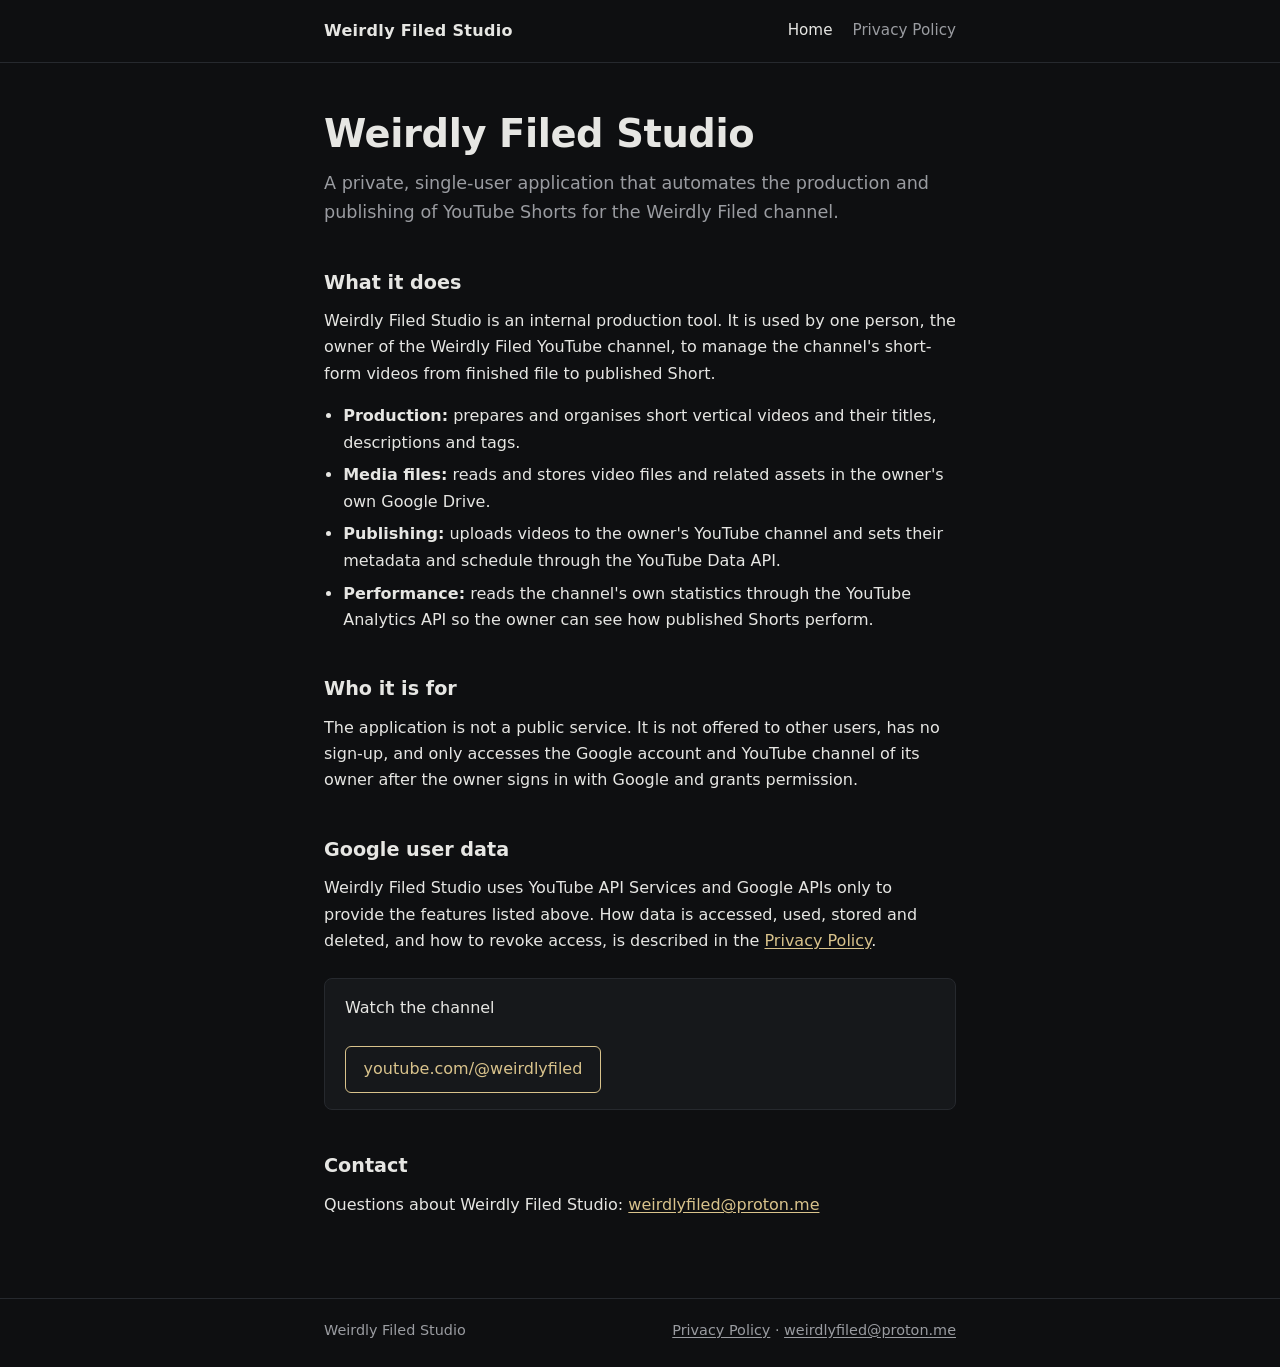
<file: index.html>
<!DOCTYPE html>
<html lang="en">
<head>
  <meta charset="utf-8">
  <meta name="viewport" content="width=device-width, initial-scale=1">
  <title>Weirdly Filed Studio</title>
  <meta name="description" content="Weirdly Filed Studio is a private, single-user application that automates the production and publishing of YouTube Shorts for the Weirdly Filed channel.">
  <link rel="stylesheet" href="style.css">
</head>
<body>
  <header>
    <div class="wrap">
      <a class="brand" href="./">Weirdly Filed Studio</a>
      <nav aria-label="Main">
        <a href="./" aria-current="page">Home</a>
        <a href="privacy.html">Privacy Policy</a>
      </nav>
    </div>
  </header>

  <main>
    <div class="wrap">
      <h1>Weirdly Filed Studio</h1>
      <p class="lead">A private, single-user application that automates the production and publishing of YouTube Shorts for the Weirdly Filed channel.</p>

      <h2>What it does</h2>
      <p>Weirdly Filed Studio is an internal production tool. It is used by one person, the owner of the Weirdly Filed YouTube channel, to manage the channel's short-form videos from finished file to published Short.</p>
      <ul>
        <li><strong>Production:</strong> prepares and organises short vertical videos and their titles, descriptions and tags.</li>
        <li><strong>Media files:</strong> reads and stores video files and related assets in the owner's own Google Drive.</li>
        <li><strong>Publishing:</strong> uploads videos to the owner's YouTube channel and sets their metadata and schedule through the YouTube Data API.</li>
        <li><strong>Performance:</strong> reads the channel's own statistics through the YouTube Analytics API so the owner can see how published Shorts perform.</li>
      </ul>

      <h2>Who it is for</h2>
      <p>The application is not a public service. It is not offered to other users, has no sign-up, and only accesses the Google account and YouTube channel of its owner after the owner signs in with Google and grants permission.</p>

      <h2>Google user data</h2>
      <p>Weirdly Filed Studio uses YouTube API Services and Google APIs only to provide the features listed above. How data is accessed, used, stored and deleted, and how to revoke access, is described in the <a href="privacy.html">Privacy Policy</a>.</p>

      <div class="card">
        <p>Watch the channel</p>
        <a class="button" href="https://www.youtube.com/@weirdlyfiled" rel="noopener">youtube.com/@weirdlyfiled</a>
      </div>

      <h2>Contact</h2>
      <p>Questions about Weirdly Filed Studio: <a href="mailto:weirdlyfiled@proton.me">weirdlyfiled@proton.me</a></p>
    </div>
  </main>

  <footer>
    <div class="wrap">
      <span>Weirdly Filed Studio</span>
      <span><a href="privacy.html">Privacy Policy</a> · <a href="mailto:weirdlyfiled@proton.me">weirdlyfiled@proton.me</a></span>
    </div>
  </footer>
</body>
</html>
</file>
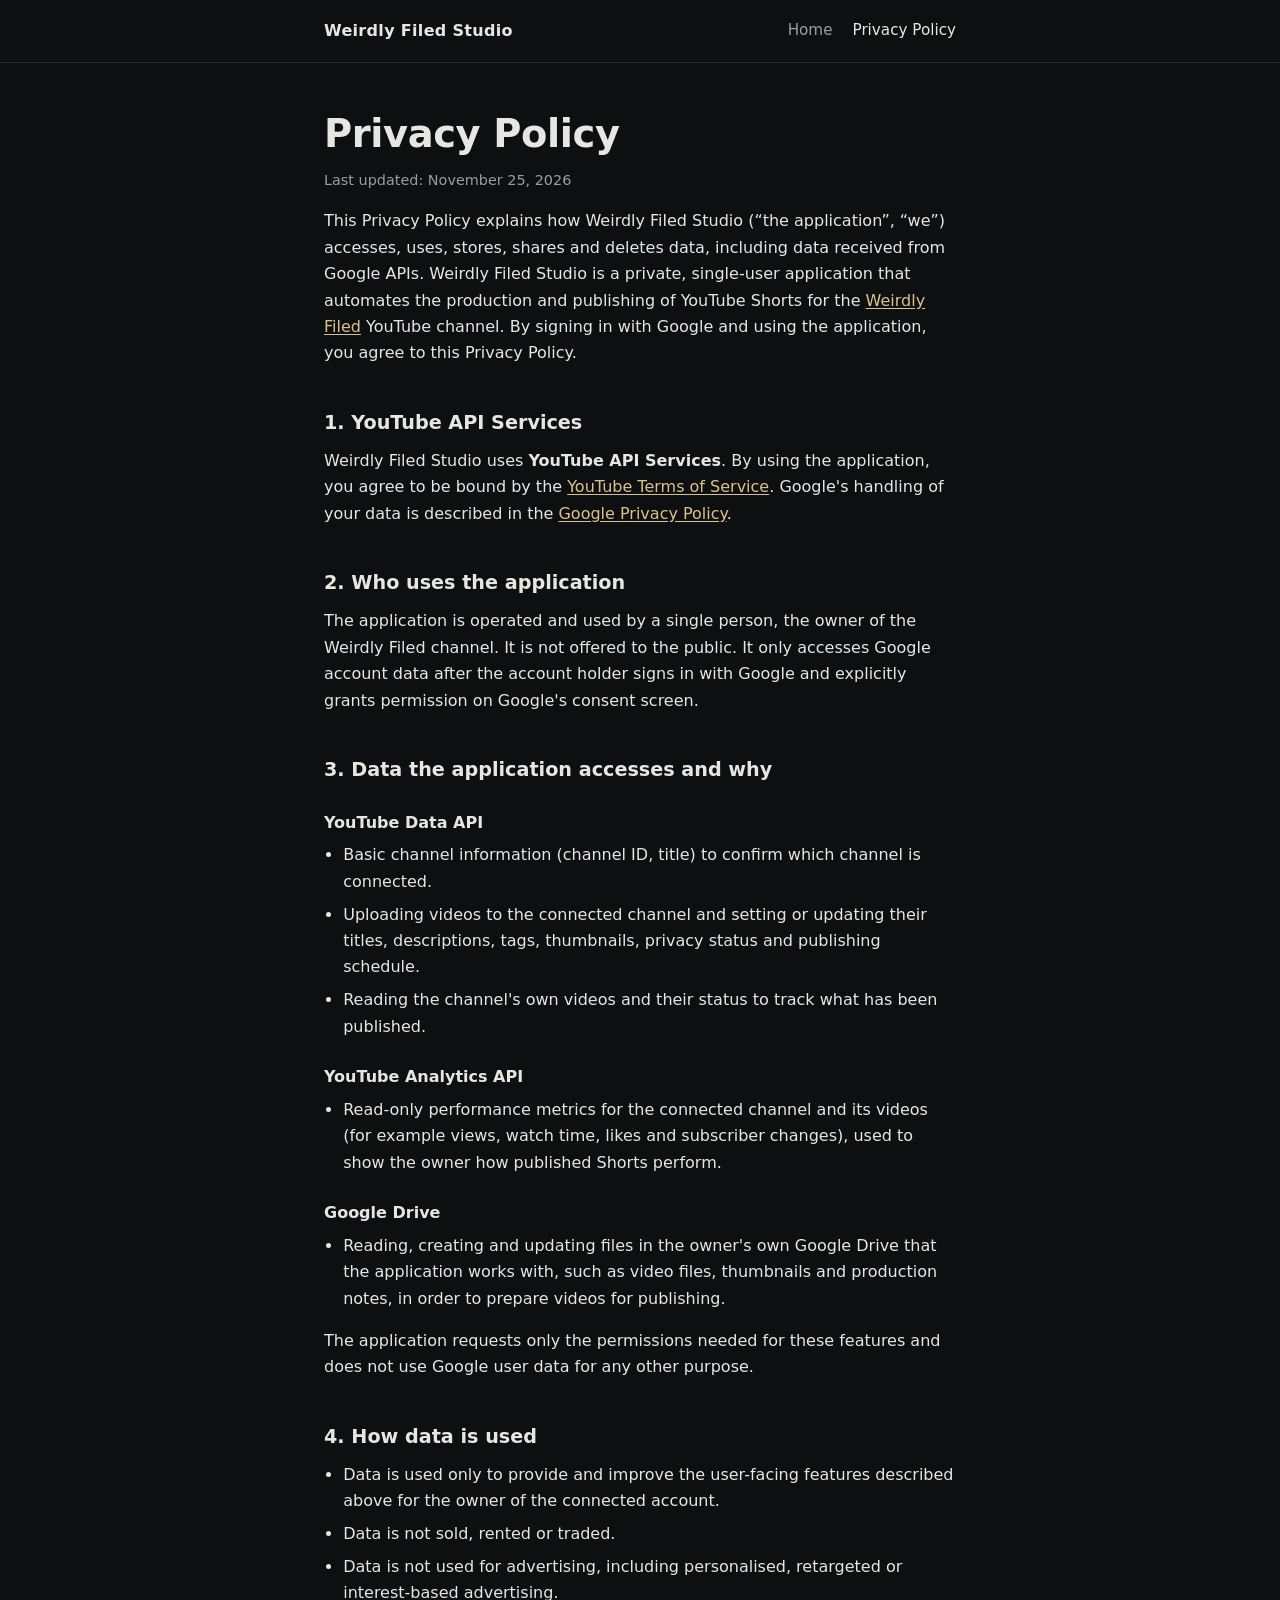
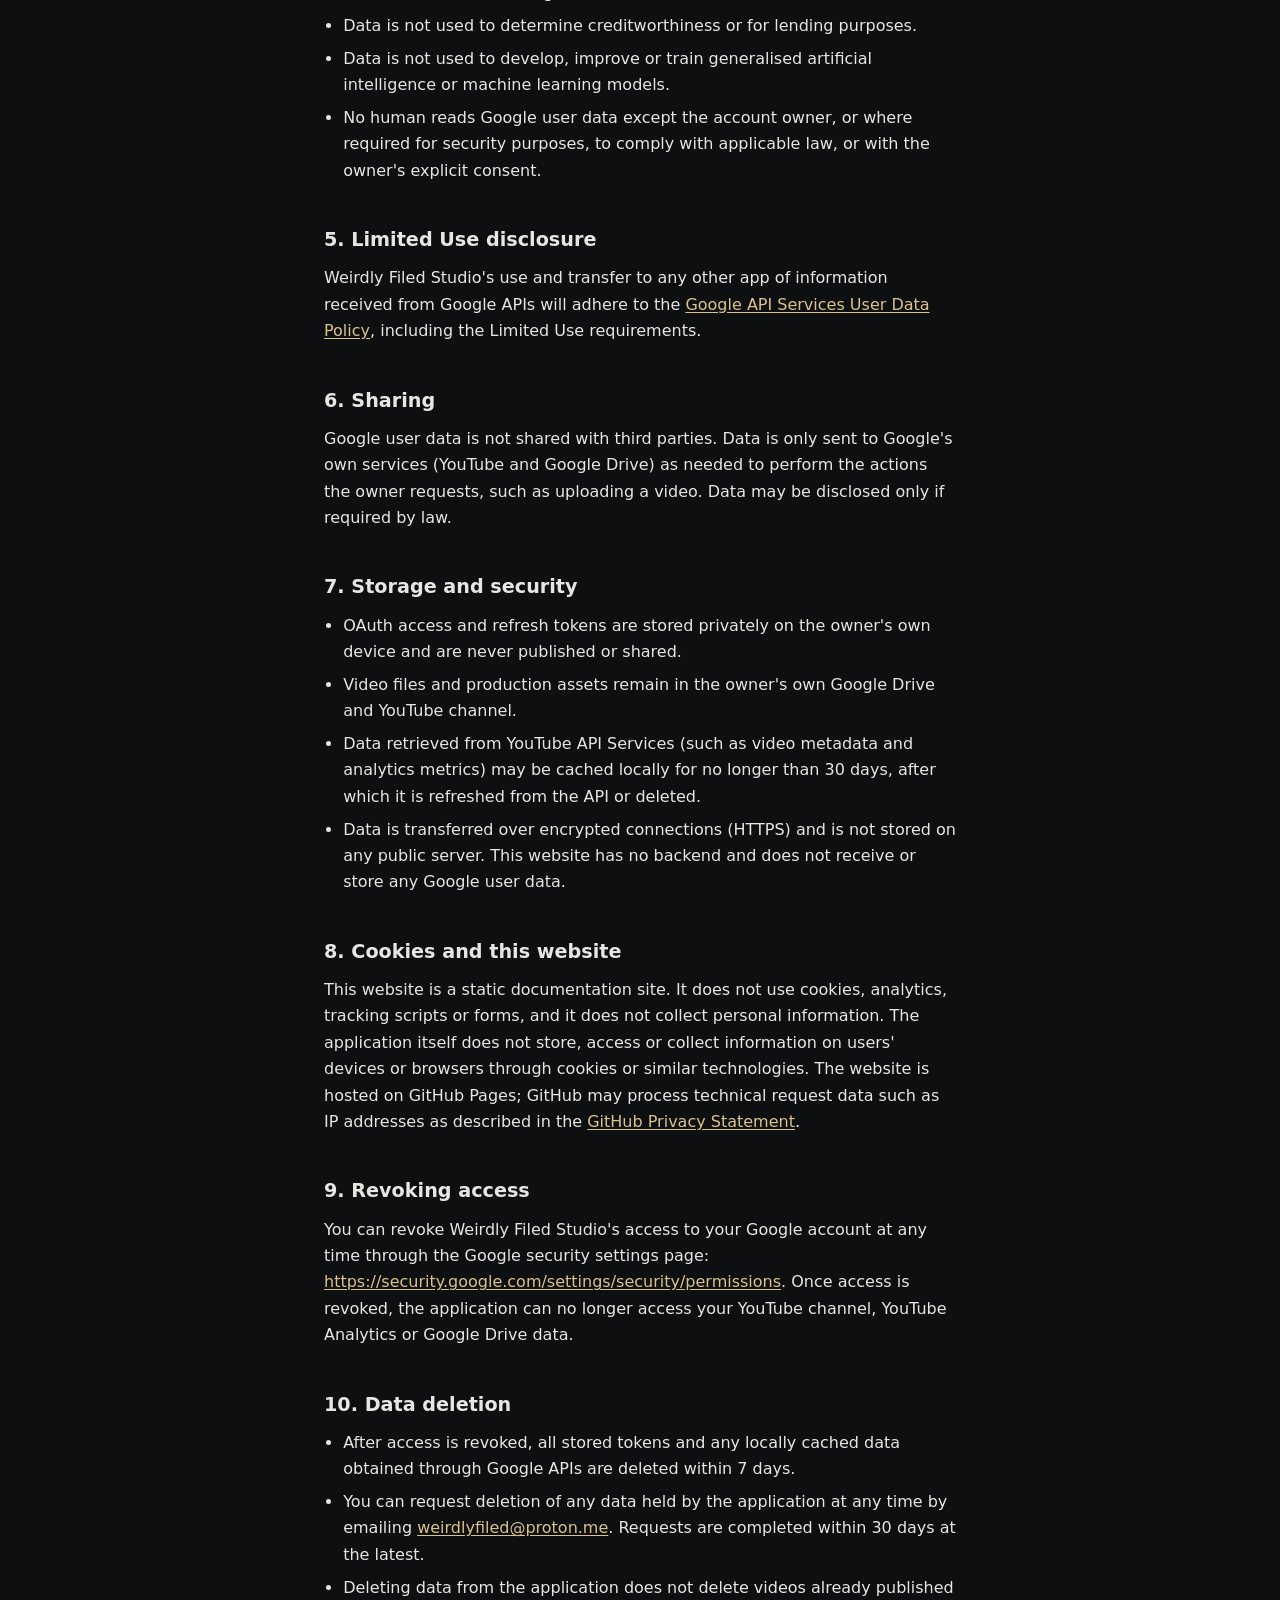
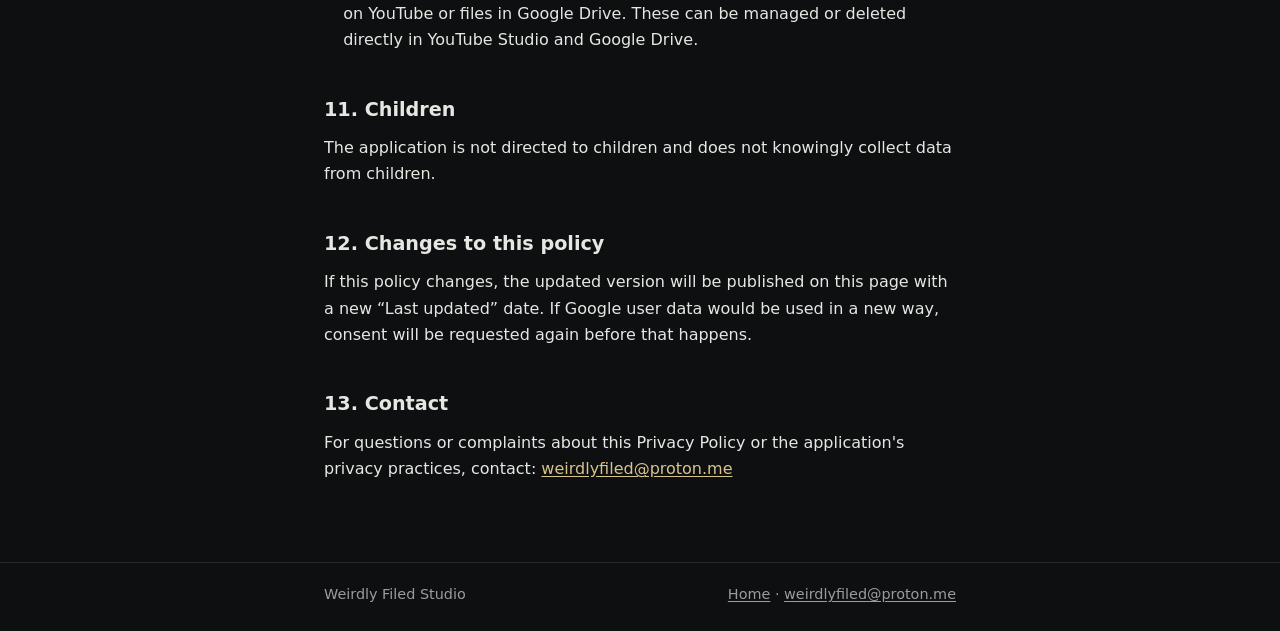
<file: privacy.html>
<!DOCTYPE html>
<html lang="en">
<head>
  <meta charset="utf-8">
  <meta name="viewport" content="width=device-width, initial-scale=1">
  <title>Privacy Policy – Weirdly Filed Studio</title>
  <meta name="description" content="Privacy Policy for Weirdly Filed Studio, covering YouTube Data API, YouTube Analytics API and Google Drive data.">
  <link rel="stylesheet" href="style.css">
</head>
<body>
  <header>
    <div class="wrap">
      <a class="brand" href="./">Weirdly Filed Studio</a>
      <nav aria-label="Main">
        <a href="./">Home</a>
        <a href="privacy.html" aria-current="page">Privacy Policy</a>
      </nav>
    </div>
  </header>

  <main>
    <div class="wrap">
      <h1>Privacy Policy</h1>
      <p class="meta">Last updated: November 25, 2026</p>

      <p>This Privacy Policy explains how Weirdly Filed Studio (“the application”, “we”) accesses, uses, stores, shares and deletes data, including data received from Google APIs. Weirdly Filed Studio is a private, single-user application that automates the production and publishing of YouTube Shorts for the <a href="https://www.youtube.com/@weirdlyfiled" rel="noopener">Weirdly Filed</a> YouTube channel. By signing in with Google and using the application, you agree to this Privacy Policy.</p>

      <h2>1. YouTube API Services</h2>
      <p>Weirdly Filed Studio uses <strong>YouTube API Services</strong>. By using the application, you agree to be bound by the <a href="https://www.youtube.com/t/terms" rel="noopener">YouTube Terms of Service</a>. Google's handling of your data is described in the <a href="https://policies.google.com/privacy" rel="noopener">Google Privacy Policy</a>.</p>

      <h2>2. Who uses the application</h2>
      <p>The application is operated and used by a single person, the owner of the Weirdly Filed channel. It is not offered to the public. It only accesses Google account data after the account holder signs in with Google and explicitly grants permission on Google's consent screen.</p>

      <h2>3. Data the application accesses and why</h2>

      <h3>YouTube Data API</h3>
      <ul>
        <li>Basic channel information (channel ID, title) to confirm which channel is connected.</li>
        <li>Uploading videos to the connected channel and setting or updating their titles, descriptions, tags, thumbnails, privacy status and publishing schedule.</li>
        <li>Reading the channel's own videos and their status to track what has been published.</li>
      </ul>

      <h3>YouTube Analytics API</h3>
      <ul>
        <li>Read-only performance metrics for the connected channel and its videos (for example views, watch time, likes and subscriber changes), used to show the owner how published Shorts perform.</li>
      </ul>

      <h3>Google Drive</h3>
      <ul>
        <li>Reading, creating and updating files in the owner's own Google Drive that the application works with, such as video files, thumbnails and production notes, in order to prepare videos for publishing.</li>
      </ul>

      <p>The application requests only the permissions needed for these features and does not use Google user data for any other purpose.</p>

      <h2>4. How data is used</h2>
      <ul>
        <li>Data is used only to provide and improve the user-facing features described above for the owner of the connected account.</li>
        <li>Data is not sold, rented or traded.</li>
        <li>Data is not used for advertising, including personalised, retargeted or interest-based advertising.</li>
        <li>Data is not used to determine creditworthiness or for lending purposes.</li>
        <li>Data is not used to develop, improve or train generalised artificial intelligence or machine learning models.</li>
        <li>No human reads Google user data except the account owner, or where required for security purposes, to comply with applicable law, or with the owner's explicit consent.</li>
      </ul>

      <h2>5. Limited Use disclosure</h2>
      <p>Weirdly Filed Studio's use and transfer to any other app of information received from Google APIs will adhere to the <a href="https://developers.google.com/terms/api-services-user-data-policy" rel="noopener">Google API Services User Data Policy</a>, including the Limited Use requirements.</p>

      <h2>6. Sharing</h2>
      <p>Google user data is not shared with third parties. Data is only sent to Google's own services (YouTube and Google Drive) as needed to perform the actions the owner requests, such as uploading a video. Data may be disclosed only if required by law.</p>

      <h2>7. Storage and security</h2>
      <ul>
        <li>OAuth access and refresh tokens are stored privately on the owner's own device and are never published or shared.</li>
        <li>Video files and production assets remain in the owner's own Google Drive and YouTube channel.</li>
        <li>Data retrieved from YouTube API Services (such as video metadata and analytics metrics) may be cached locally for no longer than 30 days, after which it is refreshed from the API or deleted.</li>
        <li>Data is transferred over encrypted connections (HTTPS) and is not stored on any public server. This website has no backend and does not receive or store any Google user data.</li>
      </ul>

      <h2>8. Cookies and this website</h2>
      <p>This website is a static documentation site. It does not use cookies, analytics, tracking scripts or forms, and it does not collect personal information. The application itself does not store, access or collect information on users' devices or browsers through cookies or similar technologies. The website is hosted on GitHub Pages; GitHub may process technical request data such as IP addresses as described in the <a href="https://docs.github.com/en/site-policy/privacy-policies/github-general-privacy-statement" rel="noopener">GitHub Privacy Statement</a>.</p>

      <h2>9. Revoking access</h2>
      <p>You can revoke Weirdly Filed Studio's access to your Google account at any time through the Google security settings page: <a href="https://security.google.com/settings/security/permissions" rel="noopener">https://security.google.com/settings/security/permissions</a>. Once access is revoked, the application can no longer access your YouTube channel, YouTube Analytics or Google Drive data.</p>

      <h2>10. Data deletion</h2>
      <ul>
        <li>After access is revoked, all stored tokens and any locally cached data obtained through Google APIs are deleted within 7 days.</li>
        <li>You can request deletion of any data held by the application at any time by emailing <a href="mailto:weirdlyfiled@proton.me">weirdlyfiled@proton.me</a>. Requests are completed within 30 days at the latest.</li>
        <li>Deleting data from the application does not delete videos already published on YouTube or files in Google Drive. These can be managed or deleted directly in YouTube Studio and Google Drive.</li>
      </ul>

      <h2>11. Children</h2>
      <p>The application is not directed to children and does not knowingly collect data from children.</p>

      <h2>12. Changes to this policy</h2>
      <p>If this policy changes, the updated version will be published on this page with a new “Last updated” date. If Google user data would be used in a new way, consent will be requested again before that happens.</p>

      <h2>13. Contact</h2>
      <p>For questions or complaints about this Privacy Policy or the application's privacy practices, contact: <a href="mailto:weirdlyfiled@proton.me">weirdlyfiled@proton.me</a></p>
    </div>
  </main>

  <footer>
    <div class="wrap">
      <span>Weirdly Filed Studio</span>
      <span><a href="./">Home</a> · <a href="mailto:weirdlyfiled@proton.me">weirdlyfiled@proton.me</a></span>
    </div>
  </footer>
</body>
</html>
</file>
<file: style.css>
:root {
  --bg: #0e0f11;
  --surface: #16181b;
  --border: #26292e;
  --text: #e6e6e3;
  --muted: #9a9ca1;
  --accent: #d9c38c;
  --max: 42rem;
  color-scheme: dark;
}

*,
*::before,
*::after {
  box-sizing: border-box;
}

html {
  -webkit-text-size-adjust: 100%;
}

body {
  margin: 0;
  background: var(--bg);
  color: var(--text);
  font: 1rem/1.65 system-ui, -apple-system, "Segoe UI", Roboto, "Helvetica Neue", Arial, sans-serif;
}

.wrap {
  max-width: var(--max);
  margin: 0 auto;
  padding: 0 1.25rem;
}

header {
  border-bottom: 1px solid var(--border);
}

header .wrap {
  display: flex;
  flex-wrap: wrap;
  align-items: center;
  justify-content: space-between;
  gap: 0.5rem 1.5rem;
  padding-top: 1.1rem;
  padding-bottom: 1.1rem;
}

.brand {
  font-weight: 600;
  letter-spacing: 0.02em;
  color: var(--text);
  text-decoration: none;
}

nav {
  display: flex;
  gap: 1.25rem;
  font-size: 0.95rem;
}

nav a {
  color: var(--muted);
  text-decoration: none;
}

nav a:hover,
nav a[aria-current="page"] {
  color: var(--text);
}

main {
  padding: 3rem 0 4rem;
}

h1 {
  font-size: clamp(1.75rem, 5vw, 2.4rem);
  line-height: 1.2;
  margin: 0 0 0.75rem;
  letter-spacing: -0.01em;
}

h2 {
  font-size: 1.2rem;
  margin: 2.5rem 0 0.6rem;
}

h3 {
  font-size: 1rem;
  margin: 1.5rem 0 0.4rem;
}

p,
ul {
  margin: 0 0 1rem;
}

ul {
  padding-left: 1.2rem;
}

li {
  margin-bottom: 0.4rem;
}

a {
  color: var(--accent);
  text-underline-offset: 0.15em;
  overflow-wrap: anywhere;
}

a:hover {
  text-decoration-thickness: 2px;
}

a:focus-visible {
  outline: 2px solid var(--accent);
  outline-offset: 2px;
  border-radius: 2px;
}

.lead {
  font-size: 1.1rem;
  color: var(--muted);
}

.meta {
  color: var(--muted);
  font-size: 0.9rem;
}

.card {
  background: var(--surface);
  border: 1px solid var(--border);
  border-radius: 8px;
  padding: 1rem 1.25rem;
  margin: 1.5rem 0;
}

.card p:last-child,
.card ul:last-child {
  margin-bottom: 0;
}

.button {
  display: inline-block;
  margin-top: 0.5rem;
  padding: 0.6rem 1.1rem;
  border: 1px solid var(--accent);
  border-radius: 6px;
  color: var(--accent);
  text-decoration: none;
  font-weight: 500;
}

.button:hover {
  background: var(--accent);
  color: var(--bg);
}

footer {
  border-top: 1px solid var(--border);
  color: var(--muted);
  font-size: 0.9rem;
}

footer .wrap {
  display: flex;
  flex-wrap: wrap;
  justify-content: space-between;
  gap: 0.5rem 1.5rem;
  padding-top: 1.25rem;
  padding-bottom: 1.5rem;
}

footer a {
  color: var(--muted);
}
</file>
